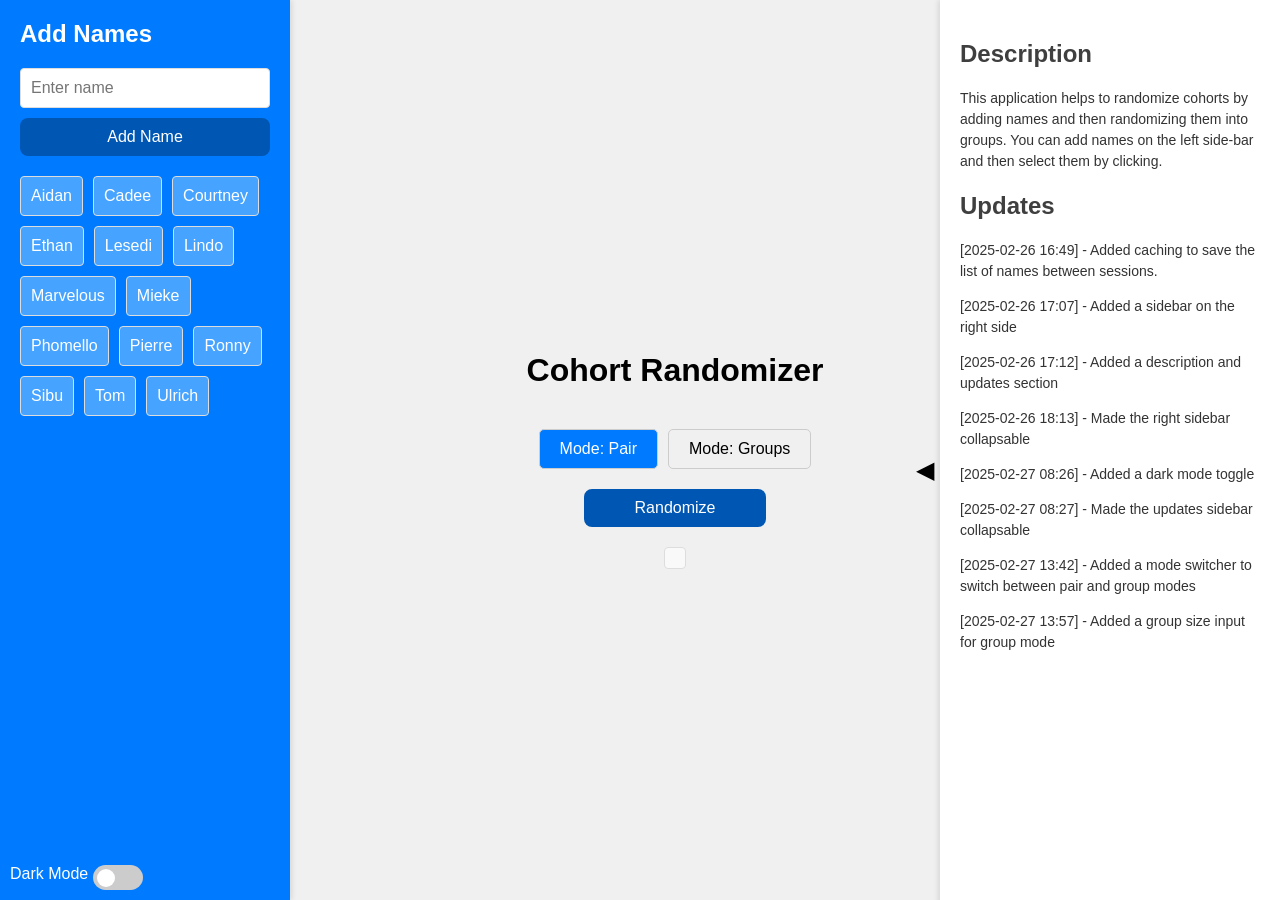
<file: index.html>
<!DOCTYPE html>
<html lang="en">
<head>
    <meta charset="UTF-8">
    <meta name="viewport" content="width=device-width, initial-scale=1.0">
    <title>Cohort Randomizer</title>
    <link rel="stylesheet" href="styles.css">
    <style>

    </style>
</head>
<body>
    <div class="sidebar">
        <h2>Add Names</h2>
        <input type="text" id="nameInput" placeholder="Enter name">
        <button onclick="addName()">Add Name</button>
        <div class="name-list" id="nameList"></div>
        <div class="dark-mode-toggle"> 
            <span>Dark Mode</span>
            <label class="switch">
                <input type="checkbox" id="darkModeSwitch" onclick="toggleDarkMode()">
                <span class="slider"></span>
            </label>
        </div>
    </div>
    <div class="container">
        <h1>Cohort Randomizer</h1>
        <div class="switch-container">
            <span class="switch-label" id="mode1Label" onclick="setRandomizeMode('mode1')">Mode: Pair</span>
            <span class="switch-label" id="mode2Label" onclick="setRandomizeMode('mode2')">Mode: Groups</span>
        </div>
        <div id="groupSizeContainer" style="display: none;">
            <input type="number" id="groupSizeInput" placeholder="Enter group size">
        </div>
        <button class="randomizer-button" onclick="randomizeCohort()">Randomize</button>
        <div class="result" id="result"></div>
    </div>
    <div class="sidebar-right" id="sidebarRight">
        <button class="toggle-button" onclick="toggleSidebar()">&#9664;</button>
        <h2>Description</h2>
        <p>This application helps to randomize cohorts by adding names and then randomizing them into groups. You can add names on the left side-bar and then select them by clicking.</p>
        <h2>Updates</h2>
        <div id="updates">
            <!-- Updates will be posted here -->
            <p>[2025-02-26 16:49] - Added caching to save the list of names between sessions.</p>
            <p>[2025-02-26 17:07] - Added a sidebar on the right side</p>
            <p>[2025-02-26 17:12] - Added a description and updates section</p>
            <p>[2025-02-26 18:13] - Made the right sidebar collapsable</p>
            <p>[2025-02-27 08:26] - Added a dark mode toggle</p>
            <p>[2025-02-27 08:27] - Made the updates sidebar collapsable</p>
            <p>[2025-02-27 13:42] - Added a mode switcher to switch between pair and group modes</p>
            <p>[2025-02-27 13:57] - Added a group size input for group mode</p>
        </div>
    </div>

    <script src="cohortRandomizer.js"></script>
    <script src="main.js"></script>
    <script>
       
    </script>
</body>
</html>
</file>
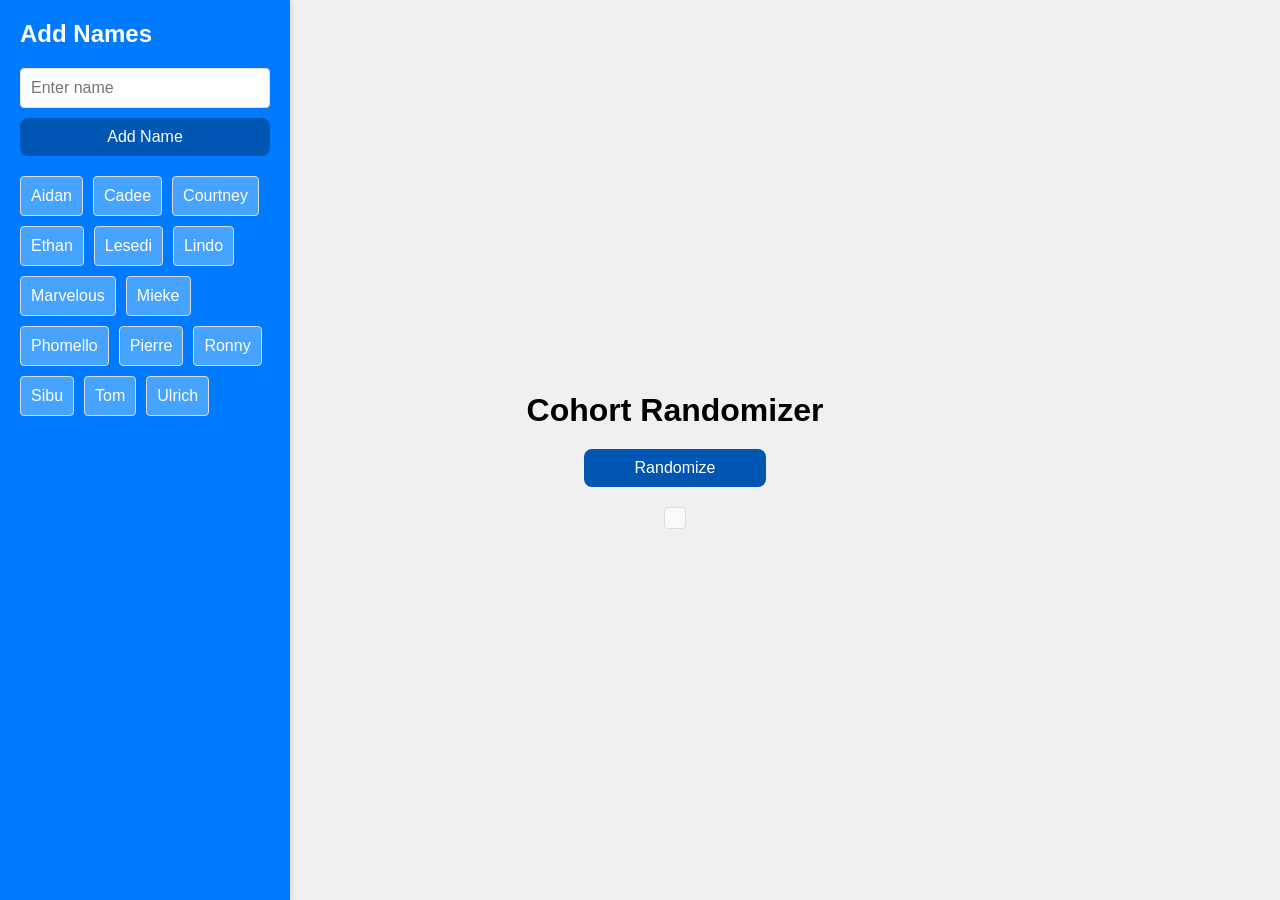
<file: main.html>
<!DOCTYPE html>
<html lang="en">
<head>
    <meta charset="UTF-8">
    <meta name="viewport" content="width=device-width, initial-scale=1.0">
    <title>Cohort Randomizer</title>
    <link rel="stylesheet" href="styles.css">
</head>
<body>
    <div class="sidebar">
        <h2>Add Names</h2>
        <input type="text" id="nameInput" placeholder="Enter name">
        <button onclick="addName()">Add Name</button>
        <div class="name-list" id="nameList"></div>
    </div>
    <div class="container">
        <h1>Cohort Randomizer</h1>
        <button class="randomizer-button" onclick="randomizeCohort()">Randomize</button>
        <div class="result" id="result"></div>
    </div>

    <script src="cohortRandomizer.js">
    </script>
</body>
</html>
</file>
<file: styles.css>
body {
    font-family: Arial, sans-serif;
    margin: 0;
    padding: 0;
    display: flex;
    height: 100vh;
    background-color: #f0f0f0;
}
.sidebar {
    width: 250px;
    background-color: #007BFF;
    color: #fff;
    padding: 20px;
    box-shadow: 2px 0 5px rgba(0, 0, 0, 0.1);
    overflow-y: auto;
}
.sidebar h2 {
    margin-top: 0;
}
.sidebar input {
    width: 100%;
    padding: 10px;
    margin-bottom: 10px;
    font-size: 16px;
    border: 1px solid #ddd;
    border-radius: 4px;
    box-sizing: border-box;
}
.sidebar button {
    padding: 10px 20px;
    font-size: 16px;
    cursor: pointer;
    border: none;
    border-radius: 8px;
    background-color: #0056b3;
    color: #fff;
    width: 100%;
    margin-bottom: 20px; /* Added margin-bottom */
}
.name-list {
    display: flex;
    flex-wrap: wrap;
    gap: 10px;
}
.name-list .name-item {
    padding: 10px;
    background-color: #46a3ff;
    border: 1px solid #ddd;
    border-radius: 4px;
    cursor: pointer;
    user-select: none;
}
.name-list .name-item.selected {
    background-color: #0056b3;
    color: #fff;
}
.container {
    flex: 1;
    padding: 20px;
    display: flex;
    justify-content: center;
    align-items: center;
    flex-direction: column;
    margin-right: 220px; /* Adjust to make space for the right sidebar */
}
.container h1 {
    margin-bottom: 20px;
}
.result {
    margin-top: 20px;
    font-size: 18px;
    border: 1px solid #ddd;
    padding: 10px;
    border-radius: 4px;
    background-color: #f9f9f9;
    display: flex;
    justify-content: center;
    align-items: center;
    flex-direction: column;
}

.randomizer-button{
    padding: 10px 20px;
    font-size: 16px;
    cursor: pointer;
    border: none;
    border-radius: 8px;
    background-color: #0056b3;
    color: #fff;
    width: 25%;

}

.sidebar-right {
    position: fixed;
    right: 0;
    top: 0;
    width: 200px;
    height: 100%;
    background-color: #f4f4f4;
    padding: 20px;
    box-shadow: -2px 0 5px rgba(0,0,0,0.1);
}

p {
    font-size: 14px;
    line-height: 1.5;
    color: #333;
    margin-bottom: 10px;
}

.toggle-button {
    background: none;
    border: none;
    font-size: 24px;
    cursor: pointer;
    position: absolute;
    right: 100%;
    top: 50%;
    transform: translateY(-50%);
}
.sidebar-right {
    position: fixed;
    right: 0;
    top: 0;
    height: 100%;
    width: 300px;
    background-color: #f4f4f4;
    box-shadow: -2px 0 5px rgba(0,0,0,0.1);
    transition: transform 0.3s ease;
}
.sidebar-right.collapsed {
    transform: translateX(100%);
}

.result div {
    text-align: center;
    margin-bottom: 20px;
}
.result h3 {
    margin: 0;
}
#groupSizeContainer {
    margin-top: 10px;
    text-align: center;
}
#groupSizeInput {
    width: 70%;
    padding: 10px;
    margin-top: 10px;
    margin-bottom: 20px; 
    border: 1px solid #ccc;
    border-radius: 5px;
    font-size: 14px;
}

/* Dark Mode Toggle Switch */
.switch {
    position: relative;
    display: inline-block;
    width: 50px;
    height: 25px;
  }
  
  .switch input {
    opacity: 0;
    width: 0;
    height: 0;
  }
  
  .switch-container {
    display: flex;
    align-items: center;
    justify-content: center;
    margin: 20px 0;
}
.switch-label {
    padding: 10px 20px;
    cursor: pointer;
    background-color: #f0f0f0;
    border: 1px solid #ccc;
    border-radius: 5px;
    margin: 0 5px;
    transition: background-color 0.3s;
}
.switch-label.active {
    background-color: #007bff;
    color: white;
}

  .slider {
    position: absolute;
    cursor: pointer;
    top: 0;
    left: 0;
    right: 0;
    bottom: 0;
    background-color: #ccc;
    transition: 0.4s;
    border-radius: 25px;
  }
  
  .slider:before {
    position: absolute;
    content: "";
    height: 18px;
    width: 18px;
    left: 4px;
    bottom: 3.5px;
    background-color: white;
    transition: 0.4s;
    border-radius: 50%;
  }
  
  input:checked + .slider {
    background-color: #0056b3;
  }
  
  input:checked + .slider:before {
    transform: translateX(24px);
  }

.sidebar {
    position: relative;
}

.sidebar-right {
    background-color: #ffffff;
    color: #3f3f3f;
}


/*Dark Mode Config*/
.dark-mode-toggle {
    position: absolute;
    bottom: 10px;
    left: 10px;
}

body.dark-mode {
    background-color: #2c2c2c;
    color: #e0e0e0;
}

body.dark-mode .sidebar {
    background-color: #1e1e1e;
    color: #e0e0e0;
}

body.dark-mode .sidebar-right {
    background-color: #1e1e1e;
    color: #e0e0e0;
}

body.dark-mode p {
    color: #c0c0c0;
}

body.dark-mode .name-list .name-item {
    background-color: #3a3a3a;
    color: #e0e0e0;
    border-color: #555;
}

body.dark-mode .name-list .name-item.selected {
    background-color: #0056b3; 
    color: #e0e0e0;
}

body.dark-mode .result {
    background-color: #3a3a3a;
    color: #e0e0e0;
    border-color: #555;
}

body.dark-mode .randomizer-button {
    background-color: #0056b3; 
    color: #e0e0e0;
}

body.dark-mode .toggle-button {
    color: #e0e0e0;
}

body.dark-mode .slider {
    background-color: #555;
}

body.dark-mode .slider:before {
    background-color: #e0e0e0;
}
body.dark-mode .switch-label {
    background-color: #3a3a3a;
    color: #e0e0e0;
    border-color: #555;
}

body.dark-mode .switch-label.active {
    background-color: #0056b3;
    color: #e0e0e0;
}
</file>
